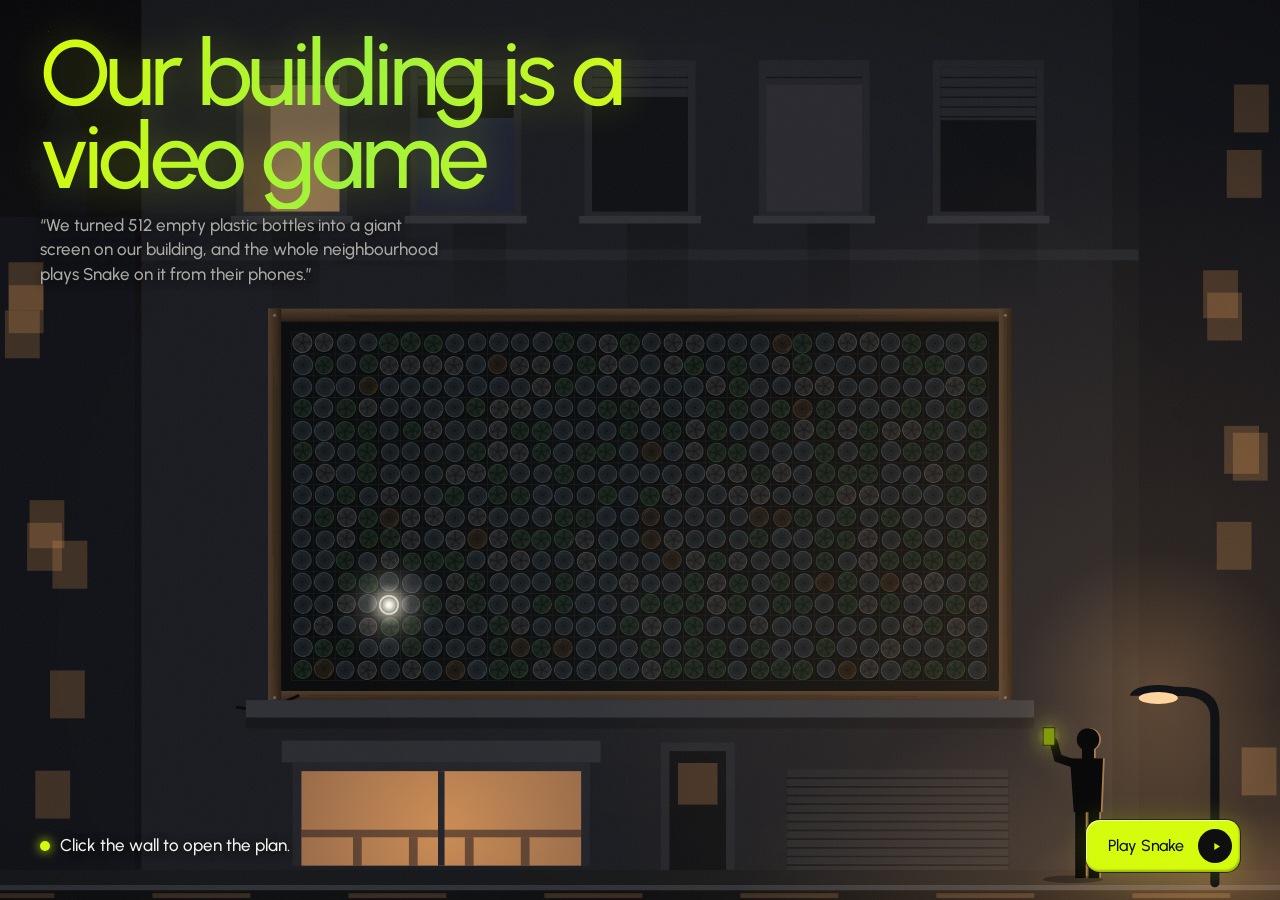
<file: index.html>
<!doctype html>
<html lang="en">
<head>
  <meta charset="utf-8">
  <meta name="viewport" content="width=device-width, initial-scale=1, viewport-fit=cover">
  <title>Our building is a video game</title>
  <meta name="description" content="512 empty plastic bottles become a giant screen on our building, and the neighbourhood plays Snake on it from their phones. The full plan.">
  <meta name="theme-color" content="#000000">
  <link rel="preconnect" href="https://fonts.googleapis.com">
  <link rel="preconnect" href="https://fonts.gstatic.com" crossorigin>
  <link href="https://fonts.googleapis.com/css2?family=Urbanist:wght@300;400;500;600;700&family=IBM+Plex+Sans+Arabic:wght@400;500;600&display=swap" rel="stylesheet">
  <link rel="stylesheet" href="styles.css">
</head>
<body class="is-wall">
  <a class="skip" href="#plan-start" data-open-plan>Skip to the plan</a>

  <!-- State 1: the wall -->
  <section id="hero" class="hero" aria-labelledby="hero-title">
    <canvas id="wall-canvas" class="hero__canvas" role="img" aria-label=""></canvas>

    <header class="hero__top">
      <h1 id="hero-title" class="hero__title"></h1>
      <p class="hero__idea" id="hero-idea"></p>
    </header>

    <button type="button" id="wall-hit" class="wall-hit" aria-describedby="hero-idea">
      <span class="visually-hidden">Open the plan</span>
    </button>

    <div class="hero__bottom">
      <p class="hero__prompt" id="hero-prompt"><span class="led-dot" aria-hidden="true"></span><span id="hero-prompt-text"></span></p>
      <p class="hero__play-hint" id="play-hint" hidden></p>
      <div class="hero__actions">
        <button type="button" class="btn btn--led" id="play-btn"></button>
        <button type="button" class="btn btn--ghost" id="stop-btn" hidden>Stop playing</button>
      </div>
      <div class="dpad" id="dpad" hidden>
        <button type="button" class="dpad__btn dpad__up" data-dir="up" aria-label="Up"></button>
        <button type="button" class="dpad__btn dpad__left" data-dir="left" aria-label="Left"></button>
        <button type="button" class="dpad__btn dpad__right" data-dir="right" aria-label="Right"></button>
        <button type="button" class="dpad__btn dpad__down" data-dir="down" aria-label="Down"></button>
      </div>
    </div>
    <p class="visually-hidden" aria-live="polite" id="game-status"></p>
  </section>

  <!-- Paper that the zooming bottle turns into -->
  <div id="paper-veil" class="paper-veil" aria-hidden="true"></div>

  <!-- State 2: the plan (rendered from content.js) -->
  <div id="plan" class="plan" hidden>
    <div class="topbar">
      <button type="button" class="back-btn" id="back-btn">
        <svg class="back-btn__icon" viewBox="0 0 16 8" aria-hidden="true">
          <g fill="currentColor">
            <circle cx="2" cy="2" r="1.3"/><circle cx="6" cy="2" r="1.3" opacity=".35"/><circle cx="10" cy="2" r="1.3" opacity=".35"/><circle cx="14" cy="2" r="1.3" opacity=".35"/>
            <circle cx="2" cy="6" r="1.3"/><circle cx="6" cy="6" r="1.3"/><circle cx="10" cy="6" r="1.3"/><circle cx="14" cy="6" r="1.3" opacity=".35"/>
          </g>
        </svg>
        Back to the wall
      </button>
      <details class="toc-mobile" id="toc-mobile">
        <summary><span class="toc-mobile__label">Sections</span> <span class="toc-mobile__current" id="toc-current"></span></summary>
        <nav aria-label="Plan sections" class="toc-mobile__panel" id="toc-mobile-nav"></nav>
      </details>
    </div>

    <div class="plan__grid">
      <nav class="toc" id="toc" aria-label="Plan sections"></nav>
      <main class="doc" id="doc" tabindex="-1"></main>
    </div>
  </div>

  <script src="content.js"></script>
  <script src="js/wall.js"></script>
  <script src="js/plan.js"></script>
  <script src="js/app.js"></script>
</body>
</html>
</file>
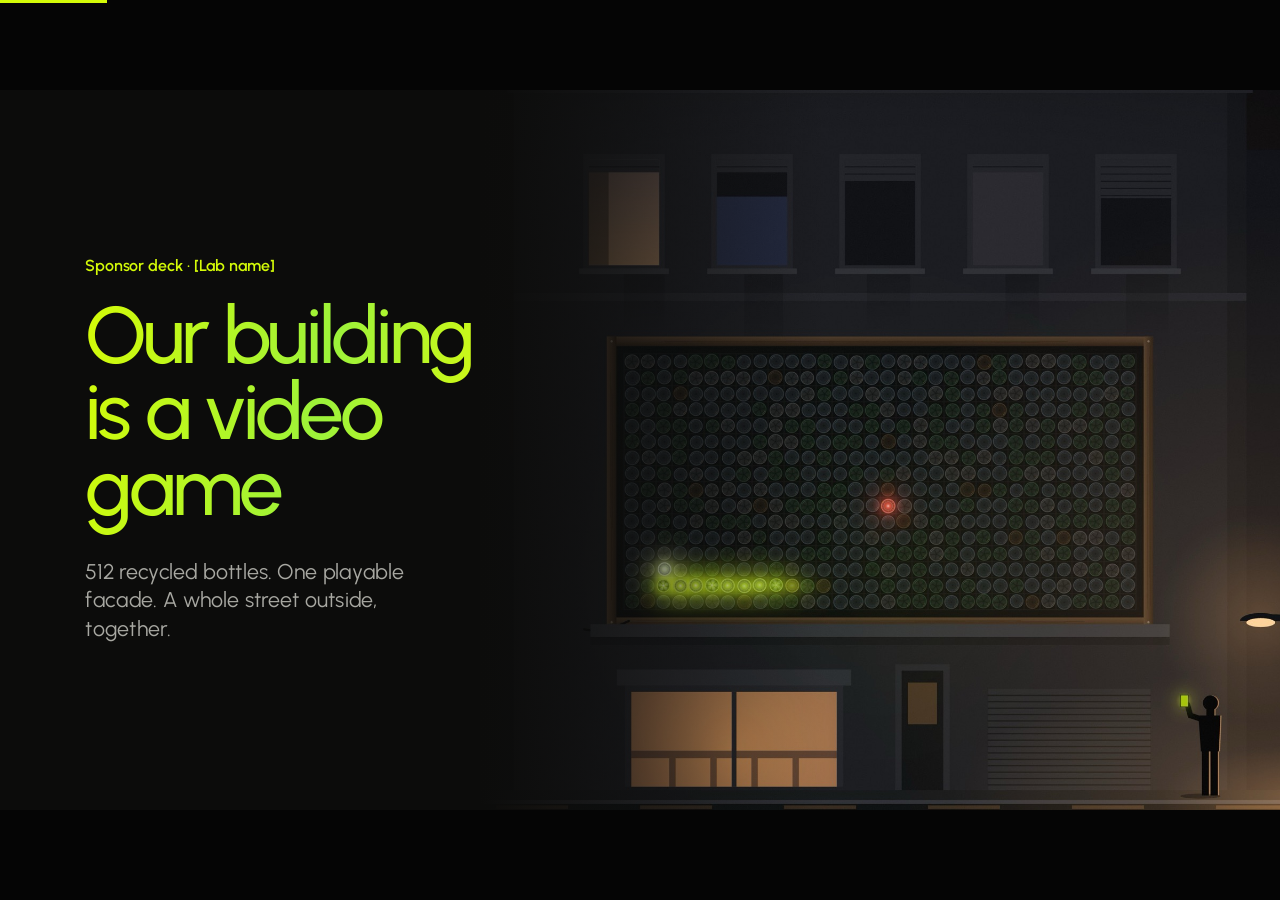
<file: pitch/index.html>
<!doctype html>
<html lang="en">
<head>
<meta charset="utf-8">
<meta name="viewport" content="width=device-width, initial-scale=1, viewport-fit=cover">
<meta name="robots" content="noindex">
<title>Our building is a video game: sponsor pitch</title>
<meta name="description" content="Sponsor pitch: 512 recycled plastic bottles become a giant Snake screen on a Tunisian building.">
<meta name="theme-color" content="#0c0c0b">
<link rel="preconnect" href="https://fonts.googleapis.com">
<link rel="preconnect" href="https://fonts.gstatic.com" crossorigin>
<link href="https://fonts.googleapis.com/css2?family=Urbanist:wght@400..700&display=swap" rel="stylesheet">
<style>
  /* Presenter for the sponsor deck: 1920x1080 slides scaled to fit the window. */
  html, body { margin: 0; height: 100%; background: #050505; overflow: hidden; }
  body { font-family: "Urbanist", Arial, sans-serif; -webkit-font-smoothing: antialiased; }
  .stage { position: fixed; inset: 0; overflow: hidden; }
  .deck { position: absolute; left: 50%; top: 50%; width: 1920px; height: 1080px; transform-origin: center; }
  .slide { position: absolute; inset: 0; width: 1920px; height: 1080px; box-sizing: border-box; overflow: hidden;
           opacity: 0; visibility: hidden; transition: opacity .45s cubic-bezier(.3,0,.04,1), visibility 0s .45s; }
  .slide.is-current { opacity: 1; visibility: visible; transition: opacity .45s cubic-bezier(.3,0,.04,1); }
  .slide * { box-sizing: border-box; margin: 0; }
  .slide h1, .slide h2, .slide h3, .slide p { font-weight: inherit; }
  .slide h1 { font-weight: 600; } .slide h2, .slide h3 { font-weight: 600; }
  .slide ul { padding-left: 1.1em; display: flex; flex-direction: column; gap: .35em; }
  .slide a { color: inherit; text-underline-offset: .15em; }
  .slide table { width: 100%; border-collapse: collapse; }
  .slide th, .slide td { padding: .35em .6em; text-align: left; border-bottom: 1px solid rgba(255,255,255,.12); font-weight: 500; }
  .slide th { font-weight: 500; border-bottom-color: rgba(255,255,255,.28); }
  .slide [style*="background-clip:text"] { -webkit-background-clip: text; padding-bottom: .14em; }
  .slide svg { display: block; flex: none; }
  .x-arrow { flex: none; }
  .bar { position: fixed; left: 0; right: 0; bottom: 0; display: flex; align-items: center; gap: 12px;
         padding: 10px 16px max(10px, env(safe-area-inset-bottom)); color: #a8a8a2; font: 500 14px "Urbanist", Arial, sans-serif;
         opacity: 0; transition: opacity .3s; }
  body:hover .bar, .bar:focus-within { opacity: 1; }
  @media (hover: none) { .bar { opacity: 1; } }
  .bar button { min-width: 44px; min-height: 40px; border: 1px solid #2a2a27; border-radius: 999px; background: #161614;
                color: #f2f2ee; font: inherit; cursor: pointer; padding: 0 14px; }
  .bar button:hover { border-color: #d4fb08; }
  .bar .count { font-variant-numeric: tabular-nums; }
  .bar .spacer { flex: 1; }
  .progress { position: fixed; left: 0; top: 0; height: 3px; background: #d4fb08; transition: width .45s cubic-bezier(.3,0,.04,1); }
  :focus-visible { outline: 2.5px solid #d4fb08; outline-offset: 2px; }
  @media (prefers-reduced-motion: reduce) { .slide, .slide.is-current, .progress { transition: none; } }
</style>
</head>
<body>
<div class="progress" id="progress"></div>
<main class="stage" id="stage">
<div class="deck" id="deck">
<section class="slide" aria-label="Slide 1" id="cover" data-transition="fade" style="background:#0c0c0b;color:#f2f2ee;font-family:'Urbanist', Arial, sans-serif;padding:128px;display:flex;flex-direction:column;justify-content:center;gap:32px">
<img src="img/wall-cover.jpg" alt="Night view of a Tunisian apartment building: on the balcony, a wooden frame of 512 plastic bottles lights up with a lime-green snake, while someone in the street holds up a phone" style="position:absolute;left:720px;top:0;width:1200px;height:1080px;object-fit:cover">
<div style="position:absolute;left:720px;top:0;width:520px;height:1080px;background:linear-gradient(90deg, #0c0c0b 0%, rgba(12,12,11,0) 100%)"></div>
<p style="font-size:24px;font-weight:600;color:#d4fb08;width:600px">Sponsor deck · [Lab name]</p>
<h1 style="font-size:120px;font-weight:500;line-height:0.95;letter-spacing:-5px;width:640px;background:linear-gradient(100deg, #d4fb08 0%, #9cf23a 55%, #e2fb08 100%);background-clip:text;-webkit-text-fill-color:transparent">Our building is a video game</h1>
<p style="font-size:32px;line-height:1.35;color:#a8a8a2;width:560px">512 recycled bottles. One playable facade. A whole street outside, together.</p>
</section>
<section class="slide" aria-label="Slide 2" id="idea" data-transition="fade" style="background:#0c0c0b;color:#f2f2ee;font-family:'Urbanist', Arial, sans-serif;padding:128px;display:flex;flex-direction:column;justify-content:space-between;gap:48px">
<p style="font-size:24px;font-weight:600;color:#d4fb08">The idea</p>
<h2 style="font-size:72px;font-weight:500;line-height:1.1;letter-spacing:-2px;width:1500px">We’re turning 512 empty plastic bottles into a giant screen on our building, and the whole neighbourhood plays Snake on it from their phones.</h2>
<div style="display:flex;gap:24px">
<div style="flex:1;display:flex;flex-direction:column;gap:8px;padding:32px;background:#161614;border:1px solid #2a2a27;border-radius:20px">
<p style="font-size:72px;font-weight:400;line-height:1;letter-spacing:-2px;color:#d4fb08">32 × 16</p>
<p style="font-size:24px;color:#a8a8a2">bottles on one balcony frame</p>
</div>
<div style="flex:1;display:flex;flex-direction:column;gap:8px;padding:32px;background:#161614;border:1px solid #2a2a27;border-radius:20px">
<p style="font-size:72px;font-weight:400;line-height:1;letter-spacing:-2px;color:#d4fb08">1 LED</p>
<p style="font-size:24px;color:#a8a8a2">in the neck of every bottle</p>
</div>
<div style="flex:1;display:flex;flex-direction:column;gap:8px;padding:32px;background:#161614;border:1px solid #2a2a27;border-radius:20px">
<p style="font-size:72px;font-weight:400;line-height:1;letter-spacing:-2px;color:#d4fb08">0 apps</p>
<p style="font-size:24px;color:#a8a8a2">scan a QR code and play</p>
</div>
</div>
</section>
<section class="slide" aria-label="Slide 3" id="demo" data-transition="fade" style="background:#151513;color:#f2f2ee;font-family:'Urbanist', Arial, sans-serif;padding:128px;display:grid;grid-template-columns:928px 640px;gap:96px;align-items:center">
<div style="display:flex;flex-direction:column;gap:32px">
<p style="font-size:24px;font-weight:600;color:#d4fb08">Live demo</p>
<h2 style="font-size:72px;font-weight:500;line-height:1.05;letter-spacing:-2px">This is the mini wall: 64 bottles, playing now</h2>
<p style="font-size:32px;line-height:1.4;color:#a8a8a2">8 × 8 bottles on the same electronics as the full wall. Scan the code and take a turn at Snake. It’s Episode 1 of the season, running in front of you.</p>
<div style="display:flex;gap:32px;align-items:center">
<div style="width:200px;height:200px;display:flex;align-items:center;justify-content:center;padding:16px;border:2px dashed #d4fb08;border-radius:20px">
<p style="font-size:24px;line-height:1.2;text-align:center;color:#d4fb08">[QR code]</p>
</div>
<p style="font-size:32px;line-height:1.3;width:520px">Scan to play.<br><span style="color:#a8a8a2">One player at a time, about a minute each.</span></p>
</div>
</div>
<svg aria-label="Diagram of the 8 by 8 mini wall: 64 bottle bottoms in a wooden frame, six lit lime as the snake and one lit red as the food" width="640" height="640" viewBox="0 0 640 640" xmlns="http://www.w3.org/2000/svg">
<defs>
<pattern id="bottles" x="32" y="32" width="72" height="72" patternUnits="userSpaceOnUse">
<circle cx="36" cy="36" r="30" fill="#1c2023" stroke="#33383d" stroke-width="3"/>
<circle cx="36" cy="36" r="4" fill="#0c0d0e"/>
</pattern>
<filter id="glow" x="-60%" y="-60%" width="220%" height="220%"><feGaussianBlur stdDeviation="14"/></filter>
</defs>
<rect x="12" y="12" width="616" height="616" rx="10" fill="#08090a" stroke="#4a3726" stroke-width="20"/>
<rect x="32" y="32" width="576" height="576" fill="url(#bottles)"/>
<g filter="url(#glow)" opacity="0.85">
<circle cx="140" cy="428" r="30" fill="#d4fb08"/>
<circle cx="212" cy="428" r="30" fill="#d4fb08"/>
<circle cx="284" cy="428" r="30" fill="#d4fb08"/>
<circle cx="356" cy="428" r="30" fill="#d4fb08"/>
<circle cx="356" cy="356" r="30" fill="#d4fb08"/>
<circle cx="356" cy="284" r="30" fill="#f3ffb5"/>
<circle cx="500" cy="212" r="30" fill="#ff4d3d"/>
</g>
<circle cx="140" cy="428" r="30" fill="#b9dc06" stroke="#e6ff6a" stroke-width="3"/>
<circle cx="212" cy="428" r="30" fill="#c3e807" stroke="#e6ff6a" stroke-width="3"/>
<circle cx="284" cy="428" r="30" fill="#cdf208" stroke="#e6ff6a" stroke-width="3"/>
<circle cx="356" cy="428" r="30" fill="#d4fb08" stroke="#e6ff6a" stroke-width="3"/>
<circle cx="356" cy="356" r="30" fill="#d4fb08" stroke="#e6ff6a" stroke-width="3"/>
<circle cx="356" cy="284" r="30" fill="#f3ffb5" stroke="#ffffff" stroke-width="3"/>
<circle cx="500" cy="212" r="30" fill="#ff4d3d" stroke="#ff9a8f" stroke-width="3"/>
<circle cx="356" cy="284" r="10" fill="#ffffff"/>
</svg>
</section>
<section class="slide" aria-label="Slide 4" id="how" data-transition="fade" style="background:#0c0c0b;color:#f2f2ee;font-family:'Urbanist', Arial, sans-serif;padding:128px;display:flex;flex-direction:column;justify-content:space-between;gap:48px">
<div style="display:flex;flex-direction:column;gap:24px">
<p style="font-size:24px;font-weight:600;color:#d4fb08">How it works</p>
<h2 style="font-size:72px;font-weight:500;line-height:1.05;letter-spacing:-2px">How a move travels from a phone to the bottles</h2>
</div>
<div style="display:flex;gap:24px;align-items:center">
<div style="flex:1;display:flex;flex-direction:column;gap:12px;padding:32px;background:#161614;border:1px solid #2a2a27;border-radius:20px">
<h3 style="font-size:44px;font-weight:500;letter-spacing:-1px">Phone</h3>
<p style="font-size:24px;line-height:1.4;color:#a8a8a2">Scan the QR code, steer with a D-pad. No app.</p>
</div>
<svg class="x-arrow" viewBox="0 0 56 28" width="56" height="28" aria-hidden="true"><path d="M0 9h34V0l22 14-22 14v-9H0z" fill="#d4fb08"/></svg>
<div style="flex:1;display:flex;flex-direction:column;gap:12px;padding:32px;background:#161614;border:1px solid #2a2a27;border-radius:20px">
<h3 style="font-size:44px;font-weight:500;letter-spacing:-1px">Server</h3>
<p style="font-size:24px;line-height:1.4;color:#a8a8a2">Runs the game and sends about 20 frames a second.</p>
</div>
<svg class="x-arrow" viewBox="0 0 56 28" width="56" height="28" aria-hidden="true"><path d="M0 9h34V0l22 14-22 14v-9H0z" fill="#d4fb08"/></svg>
<div style="flex:1;display:flex;flex-direction:column;gap:12px;padding:32px;background:#161614;border:1px solid #2a2a27;border-radius:20px">
<h3 style="font-size:44px;font-weight:500;letter-spacing:-1px">ESP32</h3>
<p style="font-size:24px;line-height:1.4;color:#a8a8a2">A small controller running WLED, open-source LED software.</p>
</div>
<svg class="x-arrow" viewBox="0 0 56 28" width="56" height="28" aria-hidden="true"><path d="M0 9h34V0l22 14-22 14v-9H0z" fill="#d4fb08"/></svg>
<div style="flex:1;display:flex;flex-direction:column;gap:12px;padding:32px;background:#d4fb08;border:1px solid #d4fb08;border-radius:20px">
<h3 style="font-size:44px;font-weight:500;letter-spacing:-1px;color:#0c0c0b">Bottles</h3>
<p style="font-size:24px;line-height:1.4;color:#2b3200">One waterproof LED pushed into each bottle’s neck.</p>
</div>
</div>
<p style="font-size:32px;line-height:1.4;color:#a8a8a2;width:1300px">Same build at two sizes: <span style="color:#f2f2ee">64 bottles</span> for the mini wall you just played, <span style="color:#f2f2ee">512 bottles</span> on the facade.</p>
</section>
<section class="slide" aria-label="Slide 5" id="why" data-transition="fade" style="background:#0c0c0b;color:#f2f2ee;font-family:'Urbanist', Arial, sans-serif;padding:128px;display:grid;grid-template-columns:944px 672px;gap:48px;align-items:stretch">
<div style="display:flex;flex-direction:column;justify-content:space-between;gap:40px">
<div style="display:flex;flex-direction:column;gap:24px">
<p style="font-size:24px;font-weight:600;color:#d4fb08">Why it travels</p>
<h2 style="font-size:72px;font-weight:500;line-height:1.05;letter-spacing:-2px">Why people will stop and play</h2>
</div>
<div style="display:grid;grid-template-columns:1fr 1fr;gap:16px">
<div style="display:flex;flex-direction:column;gap:8px;padding:28px;background:#161614;border:1px solid #2a2a27;border-radius:20px">
<h3 style="font-size:32px;font-weight:600">Instantly visual</h3>
<p style="font-size:24px;line-height:1.4;color:#a8a8a2">A building that becomes a video game reads in one second on any feed.</p>
</div>
<div style="display:flex;flex-direction:column;gap:8px;padding:28px;background:#161614;border:1px solid #2a2a27;border-radius:20px">
<h3 style="font-size:32px;font-weight:600">Everyone can join</h3>
<p style="font-size:24px;line-height:1.4;color:#a8a8a2">Scan, play on the building. The audience becomes the content.</p>
</div>
<div style="display:flex;flex-direction:column;gap:8px;padding:28px;background:#161614;border:1px solid #2a2a27;border-radius:20px">
<h3 style="font-size:32px;font-weight:600">Scrap to magic</h3>
<p style="font-size:24px;line-height:1.4;color:#a8a8a2">Bottles everyone throws away become a light show. Recycling, without preaching.</p>
</div>
<div style="display:flex;flex-direction:column;gap:8px;padding:28px;background:#161614;border:1px solid #2a2a27;border-radius:20px">
<h3 style="font-size:32px;font-weight:600">The street together</h3>
<p style="font-size:24px;line-height:1.4;color:#a8a8a2">Kids, grandparents and café regulars on one screen. Very Tunisian, very warm.</p>
</div>
</div>
</div>
<img src="img/wall-closeup.jpg" alt="Close-up of the bottle wall at night: rows of bottle bottoms, a lime snake lit across the lower rows and one red bottle as the food" style="width:672px;height:824px;object-fit:cover;border-radius:20px">
</section>
<section class="slide" aria-label="Slide 6" id="season" data-transition="fade" style="background:#0c0c0b;color:#f2f2ee;font-family:'Urbanist', Arial, sans-serif;padding:128px;display:flex;flex-direction:column;gap:40px">
<div style="display:flex;flex-direction:column;gap:24px">
<p style="font-size:24px;font-weight:600;color:#d4fb08">The season</p>
<h2 style="font-size:72px;font-weight:500;line-height:1.05;letter-spacing:-2px">One season, seven episodes</h2>
</div>
<table style="font-family:'Urbanist', Arial, sans-serif;font-size:26px;color:#f2f2ee">
<tr><th style="width:8%;color:#a8a8a2">Ep.</th><th style="width:40%;color:#a8a8a2">Episode</th><th style="width:52%;color:#a8a8a2">The moment it lands on</th></tr>
<tr><td>0</td><td>Teaser (30 seconds)</td><td style="color:#a8a8a2">One bottle lights up… then 512</td></tr>
<tr style="background:#1d2100"><td style="color:#d4fb08">1</td><td style="color:#d4fb08">We need 512 bottles</td><td style="color:#d4fb08">The mini wall works (you just played it)</td></tr>
<tr><td>2</td><td>Convincing the building</td><td style="color:#a8a8a2">The neighbours say yes, and some help build</td></tr>
<tr><td>3</td><td>The build</td><td style="color:#a8a8a2">The full wall lights up for the first time</td></tr>
<tr><td>4</td><td>Launch night: the street plays</td><td style="color:#a8a8a2">Kids vs. grandparents vs. café regulars</td></tr>
<tr><td>5</td><td>Making it smart</td><td style="color:#a8a8a2">The street’s first collective pixel artwork</td></tr>
<tr><td>6</td><td>Finale: Ramadan nights</td><td style="color:#a8a8a2">An iftar countdown on the building, then the street plays</td></tr>
</table>
<p style="font-size:24px;color:#a8a8a2">Every episode ships as a long video, shorts and reels, a live game night and a carousel.</p>
</section>
<section class="slide" aria-label="Slide 7" id="timeline" data-transition="fade" style="background:#151513;color:#f2f2ee;font-family:'Urbanist', Arial, sans-serif;padding:128px;display:flex;flex-direction:column;justify-content:space-between;gap:48px">
<div style="display:flex;flex-direction:column;gap:24px">
<p style="font-size:24px;font-weight:600;color:#d4fb08">When</p>
<h2 style="font-size:72px;font-weight:500;line-height:1.05;letter-spacing:-2px">From bottles to Ramadan nights</h2>
</div>
<div style="display:flex;gap:24px">
<div style="flex:1;display:flex;flex-direction:column;gap:16px;padding:32px 0 0;border-top:4px solid #d4fb08">
<p style="font-size:44px;font-weight:500;letter-spacing:-1px">Oct – Dec 2026</p>
<p style="font-size:32px;line-height:1.35;color:#a8a8a2;width:480px">Collect the bottles, build the prototype, get permissions, build the wall.</p>
</div>
<div style="flex:1;display:flex;flex-direction:column;gap:16px;padding:32px 0 0;border-top:4px solid #5c6b0a">
<p style="font-size:44px;font-weight:500;letter-spacing:-1px">Winter evenings</p>
<p style="font-size:32px;line-height:1.35;color:#a8a8a2;width:480px">Launch. It gets dark early, so the street plays longer.</p>
</div>
<div style="flex:1;display:flex;flex-direction:column;gap:16px;padding:32px 0 0;border-top:4px solid #5c6b0a">
<p style="font-size:44px;font-weight:500;letter-spacing:-1px">Ramadan 2027</p>
<p style="font-size:32px;line-height:1.35;color:#a8a8a2;width:480px">The finale, around Feb – Mar [dates to confirm]: iftar countdown and game nights.</p>
</div>
</div>
<div style="display:flex;align-items:baseline;gap:24px;padding:32px 40px;background:#0c0c0b;border:1px solid #2a2a27;border-radius:20px">
<p style="font-size:72px;font-weight:400;letter-spacing:-2px;color:#d4fb08;white-space:nowrap">[__] / 512</p>
<p style="font-size:32px;color:#a8a8a2">bottles collected so far</p>
</div>
</section>
<section class="slide" aria-label="Slide 8" id="budget" data-transition="fade" style="background:#0c0c0b;color:#f2f2ee;font-family:'Urbanist', Arial, sans-serif;padding:128px;display:flex;flex-direction:column;justify-content:space-between;gap:48px">
<div style="display:flex;flex-direction:column;gap:24px">
<p style="font-size:24px;font-weight:600;color:#d4fb08">The budget</p>
<h2 style="font-size:72px;font-weight:500;line-height:1.05;letter-spacing:-2px">What the full 512-bottle wall costs</h2>
</div>
<div style="display:grid;grid-template-columns:760px 856px;gap:48px;align-items:start">
<div style="display:flex;flex-direction:column;gap:16px">
<p style="font-size:120px;font-weight:400;line-height:1;letter-spacing:-5px;color:#d4fb08;white-space:nowrap">1,020–2,450</p>
<p style="font-size:44px;font-weight:500">TND, all in</p>
<p style="font-size:24px;line-height:1.4;color:#a8a8a2;width:620px">Estimates from our plan, to check against local quotes. The bottles cost nothing: the street gives them.</p>
</div>
<table style="font-family:'Urbanist', Arial, sans-serif;font-size:26px;color:#f2f2ee">
<tr><th style="width:70%;color:#a8a8a2">Item</th><th style="width:30%;color:#a8a8a2;text-align:right">TND</th></tr>
<tr><td>512 waterproof LEDs</td><td style="text-align:right">400–900</td></tr>
<tr><td>Power supplies, cables, fuses</td><td style="text-align:right">250–550</td></tr>
<tr><td>Frame: treated wood or aluminium</td><td style="text-align:right">200–600</td></tr>
<tr><td>Controller and weatherproofing</td><td style="text-align:right">100–250</td></tr>
<tr><td>Fixings, QR poster, signage</td><td style="text-align:right">70–150</td></tr>
<tr><td style="color:#d4fb08">Bottles</td><td style="text-align:right;color:#d4fb08">0</td></tr>
</table>
</div>
</section>
<section class="slide" aria-label="Slide 9" id="packages" data-transition="fade" style="background:#151513;color:#f2f2ee;font-family:'Urbanist', Arial, sans-serif;padding:128px;display:flex;flex-direction:column;gap:48px">
<div style="display:flex;flex-direction:column;gap:24px">
<p style="font-size:24px;font-weight:600;color:#d4fb08">Suggested packages, to shape with you</p>
<h2 style="font-size:72px;font-weight:500;line-height:1.05;letter-spacing:-2px">What a sponsor gets</h2>
</div>
<div style="display:flex;gap:16px;align-items:stretch">
<div style="flex:1;display:flex;flex-direction:column;gap:20px;padding:32px;background:#d4fb08;border-radius:20px;color:#0c0c0b">
<h3 style="font-size:32px;font-weight:600;color:#0c0c0b">Presenting partner</h3>
<p style="font-size:24px;font-weight:600;color:#0c0c0b">[TND __]</p>
<ul style="font-size:24px;line-height:1.4;color:#1a1d00">
<li>“Presented by” on the wall’s start-up animation</li>
<li>Your logo as pixel art on game nights</li>
<li>Credit in every episode</li>
</ul>
</div>
<div style="flex:1;display:flex;flex-direction:column;gap:20px;padding:32px;background:#0c0c0b;border:1px solid #2a2a27;border-radius:20px">
<h3 style="font-size:32px;font-weight:600">Episode partner</h3>
<p style="font-size:24px;font-weight:600;color:#d4fb08">[TND __]</p>
<ul style="font-size:24px;line-height:1.4;color:#a8a8a2">
<li>Launch night or the finale in your name</li>
<li>Thanks in the video and its shorts</li>
<li>Your logo on the wall that night</li>
</ul>
</div>
<div style="flex:1;display:flex;flex-direction:column;gap:20px;padding:32px;background:#0c0c0b;border:1px solid #2a2a27;border-radius:20px">
<h3 style="font-size:32px;font-weight:600">Materials partner</h3>
<p style="font-size:24px;font-weight:600;color:#d4fb08">In kind</p>
<ul style="font-size:24px;line-height:1.4;color:#a8a8a2">
<li>LEDs, power supplies, wood or aluminium</li>
<li>Featured in the build episode</li>
<li>“Built with” on the QR poster</li>
</ul>
</div>
<div style="flex:1;display:flex;flex-direction:column;gap:20px;padding:32px;background:#0c0c0b;border:1px solid #2a2a27;border-radius:20px">
<h3 style="font-size:32px;font-weight:600">Community partner</h3>
<p style="font-size:24px;font-weight:600;color:#d4fb08">In kind</p>
<ul style="font-size:24px;line-height:1.4;color:#a8a8a2">
<li>Your café or shop hosts a game night</li>
<li>QR posters at your door</li>
<li>Shout-outs on live nights</li>
</ul>
</div>
</div>
</section>
<section class="slide" aria-label="Slide 10" id="safety" data-transition="fade" style="background:#0c0c0b;color:#f2f2ee;font-family:'Urbanist', Arial, sans-serif;padding:128px;display:flex;flex-direction:column;gap:56px">
<div style="display:flex;flex-direction:column;gap:24px">
<p style="font-size:24px;font-weight:600;color:#d4fb08">Our rules</p>
<h2 style="font-size:72px;font-weight:500;line-height:1.05;letter-spacing:-2px">Safe for the street, safe for your brand</h2>
</div>
<div style="display:grid;grid-template-columns:1fr 1fr;gap:28px 64px">
<div style="display:flex;gap:20px;align-items:start"><svg viewBox="0 0 24 24" width="36" height="36" aria-hidden="true" style="flex:none"><path d="M4 12.5l5 5L20 6.5" fill="none" stroke="#d4fb08" stroke-width="2.6" stroke-linecap="round" stroke-linejoin="round"/></svg><p style="font-size:32px;line-height:1.3">Permission from the syndic and neighbours first</p></div>
<div style="display:flex;gap:20px;align-items:start"><svg viewBox="0 0 24 24" width="36" height="36" aria-hidden="true" style="flex:none"><path d="M4 12.5l5 5L20 6.5" fill="none" stroke="#d4fb08" stroke-width="2.6" stroke-linecap="round" stroke-linejoin="round"/></svg><p style="font-size:32px;line-height:1.3">An informal check with the municipality</p></div>
<div style="display:flex;gap:20px;align-items:start"><svg viewBox="0 0 24 24" width="36" height="36" aria-hidden="true" style="flex:none"><path d="M4 12.5l5 5L20 6.5" fill="none" stroke="#d4fb08" stroke-width="2.6" stroke-linecap="round" stroke-linejoin="round"/></svg><p style="font-size:32px;line-height:1.3">Brightness capped in the firmware</p></div>
<div style="display:flex;gap:20px;align-items:start"><svg viewBox="0 0 24 24" width="36" height="36" aria-hidden="true" style="flex:none"><path d="M4 12.5l5 5L20 6.5" fill="none" stroke="#d4fb08" stroke-width="2.6" stroke-linecap="round" stroke-linejoin="round"/></svg><p style="font-size:32px;line-height:1.3">Switches itself off at 23:00</p></div>
<div style="display:flex;gap:20px;align-items:start"><svg viewBox="0 0 24 24" width="36" height="36" aria-hidden="true" style="flex:none"><path d="M4 12.5l5 5L20 6.5" fill="none" stroke="#d4fb08" stroke-width="2.6" stroke-linecap="round" stroke-linejoin="round"/></svg><p style="font-size:32px;line-height:1.3">No strobing or fast flashing</p></div>
<div style="display:flex;gap:20px;align-items:start"><svg viewBox="0 0 24 24" width="36" height="36" aria-hidden="true" style="flex:none"><path d="M4 12.5l5 5L20 6.5" fill="none" stroke="#d4fb08" stroke-width="2.6" stroke-linecap="round" stroke-linejoin="round"/></svg><p style="font-size:32px;line-height:1.3">Every message moderated: nothing political, religious or insulting</p></div>
<div style="display:flex;gap:20px;align-items:start"><svg viewBox="0 0 24 24" width="36" height="36" aria-hidden="true" style="flex:none"><path d="M4 12.5l5 5L20 6.5" fill="none" stroke="#d4fb08" stroke-width="2.6" stroke-linecap="round" stroke-linejoin="round"/></svg><p style="font-size:32px;line-height:1.3">Low voltage outside only, fused by section</p></div>
<div style="display:flex;gap:20px;align-items:start"><svg viewBox="0 0 24 24" width="36" height="36" aria-hidden="true" style="flex:none"><path d="M4 12.5l5 5L20 6.5" fill="none" stroke="#d4fb08" stroke-width="2.6" stroke-linecap="round" stroke-linejoin="round"/></svg><p style="font-size:32px;line-height:1.3">Frame fixings tested for wind</p></div>
<div style="display:flex;gap:20px;align-items:start"><svg viewBox="0 0 24 24" width="36" height="36" aria-hidden="true" style="flex:none"><path d="M4 12.5l5 5L20 6.5" fill="none" stroke="#d4fb08" stroke-width="2.6" stroke-linecap="round" stroke-linejoin="round"/></svg><p style="font-size:32px;line-height:1.3">Kids on camera only with a parent’s OK</p></div>
<div style="display:flex;gap:20px;align-items:start"><svg viewBox="0 0 24 24" width="36" height="36" aria-hidden="true" style="flex:none"><path d="M4 12.5l5 5L20 6.5" fill="none" stroke="#d4fb08" stroke-width="2.6" stroke-linecap="round" stroke-linejoin="round"/></svg><p style="font-size:32px;line-height:1.3">Only verified claims on camera</p></div>
</div>
</section>
<section class="slide" aria-label="Slide 11" id="team" data-transition="fade" style="background:#0c0c0b;color:#f2f2ee;font-family:'Urbanist', Arial, sans-serif;padding:128px;display:flex;flex-direction:column;justify-content:space-between;gap:48px">
<div style="display:flex;flex-direction:column;gap:24px">
<p style="font-size:24px;font-weight:600;color:#d4fb08">The team</p>
<h2 style="font-size:72px;font-weight:500;line-height:1.05;letter-spacing:-2px;width:1400px">Three engineers who run playful experiments in the real city</h2>
</div>
<div style="display:flex;gap:16px;align-items:stretch">
<div style="flex:1;display:flex;flex-direction:column;gap:16px;padding:40px;background:#161614;border:1px solid #2a2a27;border-radius:20px">
<p style="font-size:24px;font-weight:600;color:#d4fb08">Platform and build</p>
<h3 style="font-size:44px;font-weight:500;letter-spacing:-1px">[Name]</h3>
<p style="font-size:24px;line-height:1.4;color:#a8a8a2">The wall’s hardware: LEDs, power, the ESP32 and the frame.</p>
</div>
<div style="flex:1;display:flex;flex-direction:column;gap:16px;padding:40px;background:#161614;border:1px solid #2a2a27;border-radius:20px">
<p style="font-size:24px;font-weight:600;color:#d4fb08">AI and experiments</p>
<h3 style="font-size:44px;font-weight:500;letter-spacing:-1px">[Name]</h3>
<p style="font-size:24px;line-height:1.4;color:#a8a8a2">The game, the phone controller and the Derja moderation filter.</p>
</div>
<div style="flex:1;display:flex;flex-direction:column;gap:16px;padding:40px;background:#161614;border:1px solid #2a2a27;border-radius:20px">
<p style="font-size:24px;font-weight:600;color:#d4fb08">Brand and content</p>
<h3 style="font-size:44px;font-weight:500;letter-spacing:-1px">[Name]</h3>
<p style="font-size:24px;line-height:1.4;color:#a8a8a2">Filming, editing, posting, partnerships and the neighbours.</p>
</div>
</div>
<p style="font-size:32px;line-height:1.4;color:#a8a8a2;width:1400px">The wall is our first big season. It leads to a café-lab where people come for coffee and play with the experiments themselves.</p>
</section>
<section class="slide" aria-label="Slide 12" id="ask" data-transition="fade" style="background:#d4fb08;color:#0c0c0b;font-family:'Urbanist', Arial, sans-serif;padding:128px;display:flex;flex-direction:column;justify-content:space-between;gap:48px">
<p style="font-size:24px;font-weight:600;color:#3a4200">The ask</p>
<div style="display:flex;flex-direction:column;gap:32px">
<h1 style="font-size:120px;font-weight:500;line-height:0.95;letter-spacing:-5px;color:#0c0c0b;width:1300px">Help us light up 512 bottles</h1>
<p style="font-size:44px;line-height:1.25;color:#1a1d00;width:1400px">We’re looking for [__] partners and [TND __] to build the full wall this winter.</p>
</div>
<div style="display:flex;gap:64px;align-items:end">
<div style="display:flex;flex-direction:column;gap:8px">
<p style="font-size:24px;color:#3a4200">Talk to us</p>
<p style="font-size:32px;font-weight:600">[Name] · [phone] · [email]</p>
</div>
<div style="display:flex;flex-direction:column;gap:8px">
<p style="font-size:24px;color:#3a4200">Play the prototype</p>
<p style="font-size:32px;font-weight:600"><a href="https://kami-abdou.github.io/bottle-wall/">kami-abdou.github.io/bottle-wall</a></p>
</div>
</div>
</section>
</div>
</main>
<nav class="bar" aria-label="Slide controls">
  <button type="button" id="prev" aria-label="Previous slide">←</button>
  <button type="button" id="next" aria-label="Next slide">→</button>
  <span class="count" id="count" aria-live="polite"></span>
  <span class="spacer"></span>
  <button type="button" id="full">Full screen</button>
</nav>
<script>
(function () {
  "use strict";
  var deck = document.getElementById("deck");
  var slides = Array.prototype.slice.call(deck.querySelectorAll(".slide"));
  var n = slides.length, cur = 0;
  function fit() {
    var s = Math.min(window.innerWidth / 1920, window.innerHeight / 1080);
    deck.style.transform = "translate(-50%, -50%) scale(" + s + ")";
  }
  function show(i, push) {
    cur = Math.max(0, Math.min(n - 1, i));
    slides.forEach(function (el, k) { el.classList.toggle("is-current", k === cur); el.setAttribute("aria-hidden", k === cur ? "false" : "true"); });
    document.getElementById("count").textContent = (cur + 1) + " / " + n;
    document.getElementById("progress").style.width = ((cur + 1) / n * 100) + "%";
    if (push !== false) history.replaceState(null, "", "#" + (cur + 1));
  }
  function go(d) { show(cur + d); }
  document.getElementById("prev").onclick = function () { go(-1); };
  document.getElementById("next").onclick = function () { go(1); };
  document.getElementById("full").onclick = function () {
    if (document.fullscreenElement) document.exitFullscreen(); else if (document.documentElement.requestFullscreen) document.documentElement.requestFullscreen();
  };
  document.addEventListener("keydown", function (e) {
    if (e.target.closest && e.target.closest("button") && (e.key === " " || e.key === "Enter")) return;
    if (["ArrowRight", "PageDown", " ", "Enter"].indexOf(e.key) >= 0) { e.preventDefault(); go(1); }
    else if (["ArrowLeft", "PageUp", "Backspace"].indexOf(e.key) >= 0) { e.preventDefault(); go(-1); }
    else if (e.key === "Home") show(0); else if (e.key === "End") show(n - 1);
    else if (e.key === "f" || e.key === "F") document.getElementById("full").click();
  });
  document.getElementById("stage").addEventListener("click", function (e) {
    if (e.target.closest("a")) return;
    go(e.clientX > window.innerWidth / 3 ? 1 : -1);
  });
  var x0 = null;
  document.addEventListener("touchstart", function (e) { x0 = e.touches[0].clientX; }, { passive: true });
  document.addEventListener("touchend", function (e) {
    if (x0 === null) return;
    var dx = e.changedTouches[0].clientX - x0; x0 = null;
    if (Math.abs(dx) > 40) go(dx < 0 ? 1 : -1);
  });
  window.addEventListener("resize", fit);
  fit();
  show((parseInt(location.hash.slice(1), 10) || 1) - 1, false);
})();
</script>
</body>
</html>
</file>
<file: styles.css>
/* ───────────────────────── tokens ───────────────────────── */
:root {
  /* One loud colour (the LED lime) on near-black. Warm sodium stays in the
     street scene only. Pixels only appear where real pixels exist: the wall. */
  --night: #000;
  --sky: #121212;          /* raised dark surface: counter, chips, tags */
  --panel: #0b0b0b;        /* section panels */
  --sodium: #f2a65a;
  --snake: #d4fb08;        /* the LED lime */
  --snake-2: #8ef03a;      /* green end of the headline gradient */
  --food: #ff4d3d;
  --bottle: #262626;
  --paper: #000;           /* plan background (the name is historical) */
  --ink: #f2f2ee;
  --ink-soft: #9a9a96;
  --rule: rgba(255, 255, 255, 0.08);
  --rule-strong: rgba(255, 255, 255, 0.18);
  /* accent text on the dark plan */
  --sodium-ink: #d4fb08;
  --snake-ink: #c2e60a;
  --food-ink: #ff7a6b;
  --night-text: #f4f4f0;
  --night-soft: #a8a8a4;
  --on-lime: #0a0a0a;

  --display: "Urbanist", "IBM Plex Sans Arabic", system-ui, -apple-system, "Segoe UI", Roboto, sans-serif;
  --body: "Urbanist", "IBM Plex Sans Arabic", system-ui, -apple-system, "Segoe UI", Roboto, sans-serif;
  --lime-text: linear-gradient(100deg, #d4fb08 0%, #9cf23a 48%, #e2fb08 100%);
  --ease: cubic-bezier(0.3, 0, 0.04, 1);
  --radius: 20px;
  --grain: url("data:image/svg+xml,%3Csvg xmlns='http://www.w3.org/2000/svg' width='160' height='160'%3E%3Cfilter id='n'%3E%3CfeTurbulence type='fractalNoise' baseFrequency='.9' numOctaves='3' stitchTiles='stitch'/%3E%3CfeColorMatrix values='0 0 0 0 1 0 0 0 0 1 0 0 0 0 1 0 0 0 .9 0'/%3E%3C/filter%3E%3Crect width='100%25' height='100%25' filter='url(%23n)'/%3E%3C/svg%3E");

  color-scheme: dark;
}

*,
*::before,
*::after { box-sizing: border-box; }

html { -webkit-text-size-adjust: 100%; text-size-adjust: 100%; }
@media (prefers-reduced-motion: no-preference) {
  html:has(body.is-plan) { scroll-behavior: smooth; }
}

body {
  margin: 0;
  font-family: var(--body);
  font-size: 17px;
  font-weight: 500;
  line-height: 1.6;
  color: var(--ink);
  background: var(--paper);
  -webkit-font-smoothing: antialiased;
}
body.is-wall { background: var(--night); overflow: hidden; }
body.is-plan { background-color: var(--paper); }

/* film grain over everything: keeps the black from feeling digital */
body::after {
  content: "";
  position: fixed;
  inset: 0;
  z-index: 90;
  pointer-events: none;
  background: var(--grain) 0 0 / 160px 160px;
  opacity: 0.045;
}

[hidden] { display: none !important; }

.visually-hidden {
  position: absolute !important;
  width: 1px; height: 1px;
  margin: -1px; padding: 0;
  overflow: hidden;
  clip: rect(0 0 0 0);
  white-space: nowrap;
  border: 0;
}

.skip {
  position: fixed;
  top: 8px; left: 8px;
  z-index: 100;
  padding: 8px 14px;
  border-radius: 999px;
  background: var(--snake);
  color: var(--on-lime);
  font-weight: 600;
  transform: translateY(-160%);
}
.skip:focus { transform: none; }

:focus-visible { outline: 2.5px solid var(--snake); outline-offset: 3px; }

button { font: inherit; color: inherit; }

/* ───────────────────────── the wall ───────────────────────── */

.hero {
  position: fixed;
  inset: 0;
  height: 100vh;
  height: 100dvh;
  overflow: hidden;
  background: var(--night);
  color: var(--night-text);
  cursor: pointer;
  -webkit-tap-highlight-color: transparent;
}
.hero.is-playing { cursor: default; touch-action: none; }

.hero__canvas {
  position: absolute;
  inset: 0;
  width: 100%;
  height: 100%;
  display: block;
}
/* lens vignette, like a photo taken from across the street */
.hero::after {
  content: "";
  position: absolute;
  inset: 0;
  z-index: 1;
  pointer-events: none;
  background: radial-gradient(120% 90% at 50% 55%, transparent 55%, rgba(0, 0, 0, 0.6) 100%);
}

.hero__top {
  position: absolute;
  top: 0; left: 0; right: 0;
  z-index: 2;
  padding: max(22px, env(safe-area-inset-top)) 16px 0;
  pointer-events: none;
  transition: opacity 0.35s ease;
}
.hero__title {
  margin: 0;
  max-width: 12ch;
  padding-bottom: 0.12em;
  font-family: var(--display);
  font-weight: 500;
  font-size: clamp(38px, 10.5vw, 92px);
  line-height: 0.9;
  letter-spacing: -0.045em;
  color: var(--snake);
  background: var(--lime-text);
  -webkit-background-clip: text;
  background-clip: text;
  -webkit-text-fill-color: transparent;
  filter: drop-shadow(0 0 18px rgba(212, 251, 8, 0.28));
}
.hero__idea {
  margin: 4px 0 0;
  font-weight: 500;
  max-width: 40ch;
  font-size: clamp(15px, 3.9vw, 17px);
  line-height: 1.45;
  color: var(--night-soft);
  text-shadow: 0 1px 10px rgba(0, 0, 0, 0.9);
}

.wall-hit {
  position: absolute;
  z-index: 1;
  margin: 0; padding: 0;
  border: 0;
  border-radius: 6px;
  background: transparent;
  cursor: pointer;
}
.wall-hit:focus-visible { outline: 2.5px solid var(--snake); outline-offset: 6px; }
.is-playing .wall-hit { cursor: default; }

.hero__bottom {
  position: absolute;
  left: 0; right: 0; bottom: 0;
  z-index: 2;
  padding: 0 16px max(18px, env(safe-area-inset-bottom));
  display: flex;
  flex-wrap: wrap;
  align-items: center;
  gap: 10px 16px;
  cursor: default;
  transition: opacity 0.35s ease;
}
.hero__prompt {
  flex: 1 1 100%;
  margin: 0;
  display: flex;
  align-items: center;
  gap: 10px;
  font-size: 16px;
  font-weight: 500;
  color: var(--night-text);
  text-shadow: 0 1px 8px rgba(0, 0, 0, 0.9);
}
.led-dot {
  flex: none;
  width: 10px; height: 10px;
  border-radius: 50%;
  background: var(--snake);
  box-shadow: 0 0 10px 2px rgba(212, 251, 8, 0.55);
}
@media (prefers-reduced-motion: no-preference) {
  .led-dot { animation: breathe 2.4s ease-in-out infinite; }
}
.hero__play-hint {
  flex: 1 1 100%;
  margin: 0;
  padding: 6px 12px;
  border-radius: 12px;
  background: rgba(10, 10, 10, 0.78);
  -webkit-backdrop-filter: blur(12px);
  backdrop-filter: blur(12px);
  font-size: 15px;
  color: var(--night-text);
}
.hero__actions { display: flex; gap: 10px; align-items: center; }

.btn {
  display: inline-flex;
  align-items: center;
  gap: 14px;
  min-height: 48px;
  padding: 0 20px;
  border-radius: 14px;
  font-weight: 500;
  font-size: 16px;
  letter-spacing: -0.01em;
  cursor: pointer;
  transition: transform 0.25s var(--ease), box-shadow 0.25s var(--ease), background-color 0.25s var(--ease);
}
.btn:active { transform: translateY(1px) scale(0.985); }
/* a physical key: lit from above, pressed in on click */
.btn--led {
  min-height: 52px;
  padding: 0 8px 0 22px;
  border: 0;
  background: var(--snake);
  color: var(--on-lime);
  box-shadow:
    inset 1px 1px 0 rgba(255, 255, 255, 0.55),
    inset -1px -2px 2px rgba(0, 0, 0, 0.28),
    0 0 0 1px rgba(0, 0, 0, 0.6),
    0 0 28px rgba(212, 251, 8, 0.22);
}
.btn--led::after {
  content: "";
  width: 34px; height: 34px;
  border-radius: 50%;
  background: #0a0a0a url("data:image/svg+xml,%3Csvg xmlns='http://www.w3.org/2000/svg' viewBox='0 0 10 10'%3E%3Cpath d='M3 1.8v6.4L8.2 5z' fill='%23d4fb08'/%3E%3C/svg%3E") 55% 50% / 11px no-repeat;
}
.btn--led:hover { box-shadow: inset 1px 1px 0 rgba(255, 255, 255, 0.55), inset -1px -2px 2px rgba(0, 0, 0, 0.28), 0 0 0 1px rgba(0, 0, 0, 0.6), 0 0 40px rgba(212, 251, 8, 0.4); }
.btn--led:active { box-shadow: inset 1px 2px 3px rgba(0, 0, 0, 0.35), 0 0 0 1px rgba(0, 0, 0, 0.6); }
.btn--ghost {
  border: 1px solid rgba(255, 255, 255, 0.14);
  background: rgba(20, 20, 20, 0.6);
  -webkit-backdrop-filter: blur(12px);
  backdrop-filter: blur(12px);
  color: var(--night-text);
  box-shadow: inset 1px 1px 0 rgba(255, 255, 255, 0.06);
}
.btn--ghost:hover { border-color: rgba(255, 255, 255, 0.4); }

/* on-screen d-pad for phones */
.dpad {
  margin-left: auto;
  display: grid;
  grid-template-columns: repeat(3, 52px);
  grid-template-rows: repeat(3, 46px);
  gap: 4px;
}
.dpad__btn {
  border: 1px solid rgba(0, 0, 0, 0.7);
  border-radius: 14px;
  background: #181818;
  box-shadow: inset 1px 1px 0 rgba(255, 255, 255, 0.1), inset -1px -1px 2px rgba(0, 0, 0, 0.5), 0 2px 6px rgba(0, 0, 0, 0.4);
  cursor: pointer;
  position: relative;
  touch-action: none;
}
.dpad__btn:active { background: #222; box-shadow: inset 1px 2px 3px rgba(0, 0, 0, 0.6); }
.dpad__btn::after {
  content: "";
  position: absolute;
  left: 50%; top: 50%;
  border: 8px solid transparent;
  transform: translate(-50%, -50%);
}
.dpad__up { grid-area: 1 / 2; }
.dpad__left { grid-area: 2 / 1; }
.dpad__right { grid-area: 2 / 3; }
.dpad__down { grid-area: 3 / 2; }
.dpad__up::after { border-bottom-color: var(--snake); margin-top: -4px; }
.dpad__down::after { border-top-color: var(--snake); margin-top: 4px; }
.dpad__left::after { border-right-color: var(--snake); margin-left: -4px; }
.dpad__right::after { border-left-color: var(--snake); margin-left: 4px; }

.is-playing .hero__idea,
.is-playing .hero__prompt { display: none; }

/* intro: the text follows the light */
@media (prefers-reduced-motion: no-preference) {
  .hero.is-intro .hero__title { animation: rise 1.1s 0.2s var(--ease) both; }
  .hero.is-intro .hero__idea { animation: rise 1.1s 1.7s var(--ease) both; }
  .hero.is-intro .hero__bottom { animation: rise 1.1s 3.4s var(--ease) both; }
}
.hero.is-leaving .hero__top,
.hero.is-leaving .hero__bottom { opacity: 0; animation: none; pointer-events: none; }

@media (min-width: 760px) {
  .hero__top { padding: 32px 40px 0; }
  .hero__idea { font-size: 17px; }
  .hero__bottom { padding: 0 40px 28px; flex-wrap: nowrap; }
  .hero__prompt { flex: 1 1 auto; font-size: 17px; }
  .hero__play-hint { flex: 1 1 auto; }
}
@media (max-height: 540px) {
  .hero__idea { display: none; }
  .hero__title { font-size: clamp(26px, 6vw, 40px); max-width: none; }
  .hero__top { padding-top: 12px; }
  .hero__bottom { padding-bottom: 10px; }
}

/* the paper the bottle turns into */
.paper-veil {
  position: fixed;
  inset: 0;
  z-index: 50;
  background-color: var(--paper);
  opacity: 0;
  pointer-events: none;
  transition: opacity 0.32s ease;
}
.paper-veil.is-on { opacity: 1; }
.paper-veil.is-instant { transition: none; }

/* ───────────────────────── the plan ───────────────────────── */

.topbar {
  position: sticky;
  top: 0;
  z-index: 20;
  display: flex;
  align-items: center;
  gap: 10px;
  padding: 10px 16px;
  padding-top: max(10px, env(safe-area-inset-top));
  background: rgba(0, 0, 0, 0.72);
  border-bottom: 1px solid var(--rule);
  -webkit-backdrop-filter: blur(16px);
  backdrop-filter: blur(16px);
}
.back-btn {
  flex: none;
  display: inline-flex;
  align-items: center;
  gap: 9px;
  min-height: 40px;
  padding: 0 14px 0 12px;
  border: 1px solid rgba(0, 0, 0, 0.8);
  border-radius: 999px;
  background: #181818;
  box-shadow: inset 1px 1px 0 rgba(255, 255, 255, 0.1), inset -1px -1px 2px rgba(0, 0, 0, 0.5);
  color: var(--night-text);
  font-size: 15px;
  font-weight: 500;
  cursor: pointer;
  transition: background-color 0.25s var(--ease);
}
.back-btn__icon { width: 20px; height: 10px; color: var(--snake); }
.back-btn:hover { background: #222; }

.toc-mobile { position: static; flex: 1 1 auto; min-width: 0; }
.toc-mobile summary {
  display: flex;
  align-items: center;
  gap: 8px;
  min-height: 40px;
  padding: 0 12px;
  border: 1px solid var(--rule-strong);
  border-radius: 999px;
  cursor: pointer;
  list-style: none;
  font-size: 15px;
  white-space: nowrap;
  overflow: hidden;
}
.toc-mobile summary::-webkit-details-marker { display: none; }
.toc-mobile summary::after {
  content: "";
  flex: none;
  margin-left: auto;
  width: 8px; height: 8px;
  border-right: 1.8px solid currentColor;
  border-bottom: 1.8px solid currentColor;
  transform: translateY(-2px) rotate(45deg);
}
.toc-mobile[open] summary::after { transform: translateY(2px) rotate(-135deg); }
.toc-mobile__label { font-weight: 600; flex: none; }
@media (max-width: 420px) {
  .toc-mobile__label {
    position: absolute;
    width: 1px; height: 1px;
    overflow: hidden;
    clip: rect(0 0 0 0);
  }
  .toc-mobile__current { color: var(--ink); }
  .back-btn { padding: 0 12px 0 10px; }
}
.toc-mobile__current { color: var(--ink-soft); overflow: hidden; text-overflow: ellipsis; min-width: 0; }
.toc-mobile__panel {
  position: absolute;
  left: 0; right: 0; top: 100%;
  max-height: min(70vh, 560px);
  overflow-y: auto;
  padding: 8px 16px 18px;
  background: #0b0b0b;
  border-bottom: 1px solid var(--rule-strong);
  box-shadow: 0 18px 30px rgba(0, 0, 0, 0.6);
}

.toc { display: none; }
.toc__part {
  margin: 18px 0 6px;
  font-weight: 500;
  font-size: 13px;
  color: var(--ink-soft);
}
.toc__list { list-style: none; margin: 0; padding: 0; }
.toc__list a {
  display: flex;
  gap: 10px;
  padding: 6px 8px;
  border-radius: 10px;
  color: var(--ink-soft);
  text-decoration: none;
  font-size: 15px;
  line-height: 1.35;
  transition: color 0.2s var(--ease), background-color 0.2s var(--ease);
}
.toc .toc__list a { padding: 4px 8px; font-size: 14.5px; line-height: 1.3; }
.toc .toc__part { margin: 14px 0 4px; }
.toc .toc__part:first-child { margin-top: 0; }
.toc__list a:hover { color: var(--ink); background: rgba(255, 255, 255, 0.05); }
.toc__num {
  flex: none;
  width: 22px;
  font-size: 12.5px;
  padding-top: 0.15em;
  font-variant-numeric: tabular-nums;
  color: rgba(255, 255, 255, 0.28);
}
.toc__list a[aria-current="true"] { color: var(--ink); background: rgba(255, 255, 255, 0.06); }
.toc__list a[aria-current="true"] .toc__num { color: var(--snake); }

.plan__grid { padding: 0 16px; }
.doc { max-width: 860px; margin: 0 auto; outline: none; }

@media (min-width: 1000px) {
  .topbar { padding-left: 32px; padding-right: 32px; }
  .toc-mobile { display: none; }
  .plan__grid {
    display: grid;
    grid-template-columns: 250px minmax(0, 1fr);
    gap: 56px;
    max-width: 1240px;
    margin: 0 auto;
    padding: 0 32px;
  }
  .toc {
    display: block;
    position: sticky;
    top: 70px;
    align-self: start;
    max-height: calc(100vh - 86px);
    overflow-y: auto;
    scrollbar-width: thin;
    padding: 28px 6px 24px 0;
  }
  .doc { margin: 0; }
}

/* entrance after the zoom */
@media (prefers-reduced-motion: no-preference) {
  .plan.is-entering .doc__head > * { animation: rise 0.9s var(--ease) both; }
  .plan.is-entering .doc__head > :nth-child(2) { animation-delay: 0.08s; }
  .plan.is-entering .doc__head > :nth-child(3) { animation-delay: 0.16s; }
  .plan.is-entering .doc__head > :nth-child(4) { animation-delay: 0.24s; }
  .plan.is-entering .topbar,
  .plan.is-entering .toc { animation: fade 0.6s 0.2s both; }
}

/* ───── document head ───── */
.doc__head { padding: 48px 0 16px; }
.doc__kicker { margin: 0 0 10px; font-weight: 500; color: var(--ink-soft); font-size: 15px; }
.doc__title {
  margin: 0 0 32px;
  padding-bottom: 0.12em;
  max-width: 12ch;
  font-family: var(--display);
  font-weight: 500;
  font-size: clamp(44px, 11vw, 104px);
  line-height: 0.9;
  letter-spacing: -0.045em;
  color: var(--snake);
  background: var(--lime-text);
  -webkit-background-clip: text;
  background-clip: text;
  -webkit-text-fill-color: transparent;
}

.counter {
  margin: 0 0 18px;
  padding: 16px;
  border-radius: var(--radius);
  background: var(--panel);
  border: 1px solid var(--rule);
  color: var(--night-text);
  display: grid;
  gap: 14px;
}
/* 512 cells that fill column by column, bottom to top, like a progress bar */
.counter__grid {
  --rows: 8;
  display: grid;
  grid-template-rows: repeat(var(--rows), auto);
  grid-auto-flow: column;
  grid-auto-columns: 1fr;
  gap: 1px;
  transform: scaleY(-1);
}
.counter__grid i {
  aspect-ratio: 1;
  border-radius: 50%;
  background: var(--bottle);
  transition: background-color 0.2s, box-shadow 0.2s;
}
.counter__grid i.on { background: var(--snake); box-shadow: 0 0 3px rgba(212, 251, 8, 0.6); }
@media (min-width: 700px) {
  .counter__grid { --rows: 4; }
}
.counter__grid i.last { background: #f3ffb5; }
@media (prefers-reduced-motion: no-preference) {
  .counter__grid i.last { animation: blink-led 1.6s ease-in-out infinite; }
}
.counter__caption { display: flex; flex-wrap: wrap; align-items: baseline; gap: 4px 12px; font-size: 15px; color: var(--night-soft); }
.counter__num { font-weight: 400; font-size: 34px; line-height: 1; letter-spacing: -0.03em; color: var(--night-text); font-variant-numeric: tabular-nums; }
.counter__num b { color: var(--snake); font-weight: 500; }
@media (min-width: 700px) {
  .counter { grid-template-columns: minmax(0, 1fr) auto; align-items: center; gap: 22px; padding: 16px 20px; }
  .counter__caption { flex-direction: column; gap: 0; }
}

.legend { margin: 0; font-size: 14.5px; color: var(--ink-soft); }

/* ───── parts and sections ───── */
.part { padding-top: 56px; }
.part__title {
  margin: 40px 0 28px;
  padding-bottom: 0.12em;
  font-family: var(--display);
  font-weight: 500;
  font-size: clamp(46px, 11vw, 112px);
  line-height: 0.88;
  letter-spacing: -0.05em;
  color: var(--snake);
  background: var(--lime-text);
  -webkit-background-clip: text;
  background-clip: text;
  -webkit-text-fill-color: transparent;
}

/* each section is a panel, stacked with small gaps */
.sec {
  margin: 0 -8px 8px;
  padding: 28px 22px 18px;
  border-radius: var(--radius);
  background: var(--panel);
  border: 1px solid rgba(255, 255, 255, 0.06);
  box-shadow: inset 1px 1px 0 rgba(255, 255, 255, 0.03);
  scroll-margin-top: 72px;
}
.sec__title {
  margin: 0 0 18px;
  font-family: var(--display);
  font-weight: 500;
  font-size: clamp(28px, 6.4vw, 44px);
  line-height: 1;
  letter-spacing: -0.035em;
}
.sec__num {
  display: block;
  margin-bottom: 10px;
  font-size: 13px;
  font-weight: 500;
  letter-spacing: 0;
  font-variant-numeric: tabular-nums;
  color: var(--snake);
}
@media (min-width: 760px) {
  .sec { margin: 0 0 8px; padding: 40px 40px 26px; }
}

.sec p,
.sec li,
.terms dd { max-width: 68ch; }
.sec p { margin: 0 0 14px; }
.lead { font-weight: 500; color: var(--ink-soft); margin-top: -8px !important; }
.note {
  font-size: 15px;
  color: var(--ink-soft);
  padding-left: 14px;
  border-left: 2px solid var(--snake);
}
strong { font-weight: 600; color: #fff; }
code { font-size: 0.9em; padding: 1px 6px; border-radius: 6px; background: rgba(255, 255, 255, 0.08); }

.list { margin: 0 0 14px; padding-left: 1.3em; }
.list li { margin: 6px 0; padding-left: 4px; }
.list--num li::marker { font-weight: 600; color: var(--snake); }

/* one-line ideas */
.oneline { margin: 0; position: relative; padding: 4px 0 0 34px; }
.oneline::before {
  content: "\201C";
  position: absolute;
  left: -4px; top: -10px;
  font-weight: 600;
  font-size: 72px;
  line-height: 1;
  color: var(--snake);
}
.oneline p { font-size: clamp(22px, 5vw, 32px); line-height: 1.2; letter-spacing: -0.025em; font-weight: 400; margin: 0; }

.big-q {
  margin: 4px 0 22px !important;
  padding: 16px 18px;
  border-radius: 14px;
  background: var(--sky);
  color: var(--night-text);
  font-size: 18px;
  font-weight: 500;
  line-height: 1.45;
}
.big-q__label { display: block; font-size: 14px; font-weight: 600; color: var(--snake); margin-bottom: 2px; }

/* term lists */
.terms { margin: 0; }
.terms__row { padding: 14px 0; border-top: 1px solid var(--rule); }
.terms__row:first-child { border-top: 0; padding-top: 2px; }
.terms dt { font-weight: 600; }
.terms dd { margin: 2px 0 0; color: var(--ink); }
@media (min-width: 720px) {
  .terms__row { display: grid; grid-template-columns: 13.5rem minmax(0, 1fr); gap: 20px; }
  .terms dd { margin: 0; }
}

/* tables */
.table-wrap { overflow-x: auto; margin: 4px 0 18px; -webkit-overflow-scrolling: touch; }
.table { width: 100%; border-collapse: collapse; font-size: 15.5px; line-height: 1.45; }
.table th,
.table td { text-align: left; vertical-align: top; padding: 10px 12px 10px 0; border-bottom: 1px solid var(--rule); }
.table thead th { font-size: 13.5px; font-weight: 500; color: var(--ink-soft); border-bottom: 1px solid var(--rule-strong); }
.table tbody th { font-weight: 600; min-width: 8rem; }
.num { text-align: right !important; font-variant-numeric: tabular-nums; white-space: nowrap; }

/* costs */
.costs tbody th { font-weight: 500; }
.costs__item { display: block; }
.range { display: block; position: relative; height: 4px; margin-top: 7px; max-width: 240px; border-radius: 2px; background: rgba(255, 255, 255, 0.08); }
.range__bar { position: absolute; top: 0; bottom: 0; border-radius: 2px; background: var(--snake); }
.range__zero { position: absolute; left: 0; top: -1px; width: 6px; height: 6px; border-radius: 50%; background: var(--snake-ink); }
.costs__run { color: var(--ink-soft); }
.costs tfoot th,
.costs tfoot td { border-bottom: 0; border-top: 1px solid var(--rule-strong); padding-top: 14px; font-weight: 600; }
.costs__total { font-weight: 500 !important; font-size: 24px; letter-spacing: -0.02em; color: var(--snake) !important; }
.costs__total span { font-family: var(--body); font-size: 13px; font-weight: 600; color: var(--ink-soft); }
@media (max-width: 560px) {
  .costs thead { display: none; }
  .costs,
  .costs tbody,
  .costs tfoot,
  .costs tr { display: block; }
  .costs tr {
    display: grid;
    grid-template-columns: 1fr 1fr 1.4fr;
    gap: 2px 10px;
    padding: 10px 0;
    border-bottom: 1px solid var(--rule);
  }
  .costs th,
  .costs td { display: block; padding: 0; border: 0 !important; }
  .costs tbody th,
  .costs tfoot th { grid-column: 1 / -1; margin-bottom: 4px; }
  .costs td { text-align: left !important; font-size: 14.5px; }
  .costs td::before { content: attr(data-label); display: block; font-size: 12.5px; font-weight: 500; color: var(--ink-soft); font-family: var(--body); }
  .costs tfoot tr { border-top: 1px solid var(--rule-strong); border-bottom: 0; }
}

/* season arc */
.arc { margin: 8px 0 18px; }
.arc__nav { display: flex; align-items: center; gap: 12px; margin-bottom: 10px; }
.arc__rail {
  flex: 1 1 auto;
  display: flex;
  justify-content: space-between;
  position: relative;
  max-width: 520px;
}
.arc__rail::before {
  content: "";
  position: absolute;
  left: 14px; right: 14px; top: 13px;
  height: 2px;
  background: var(--rule-strong);
}
.arc__dot {
  position: relative;
  display: flex;
  flex-direction: column;
  align-items: center;
  gap: 4px;
  padding: 6px 2px 2px;
  border: 0;
  background: none;
  cursor: pointer;
  font-size: 12.5px;
  color: var(--ink-soft);
}
.arc__dot::before {
  content: "";
  width: 14px; height: 14px;
  border-radius: 50%;
  border: 2px solid var(--ink);
  background: var(--paper);
  transition: background-color 0.2s, box-shadow 0.2s;
}
.arc__dot.is-past::before { background: var(--ink); }
.arc__dot.is-active::before { background: var(--snake); border-color: var(--snake-ink); box-shadow: 0 0 0 4px rgba(212, 251, 8, 0.22); }
.arc__dot.is-active { color: var(--ink); font-weight: 600; }
.arc__arrows { display: flex; gap: 6px; }
.arc__arrow {
  width: 38px; height: 38px;
  display: grid;
  place-items: center;
  border: 1px solid var(--rule-strong);
  border-radius: 50%;
  background: var(--paper);
  cursor: pointer;
}
.arc__arrow svg { width: 14px; height: 14px; }
.arc__arrow:hover { border-color: var(--ink); }

.arc__track {
  position: relative;
  display: flex;
  overflow-x: auto;
  scroll-snap-type: x mandatory;
  overscroll-behavior-x: contain;
  margin: 0 -16px;
  padding: 4px 16px 14px;
  scroll-padding-inline: 16px;
  list-style: none;
  scrollbar-width: thin;
}
.arc__track:focus-visible { outline-offset: -2px; }
.ep {
  flex: 0 0 min(86%, 330px);
  scroll-snap-align: start;
  padding: 0 22px 0 18px;
  border-left: 1px solid var(--rule-strong);
  display: flex;
  flex-direction: column;
}
.ep:first-child { border-left: 0; padding-left: 0; }
.ep__no {
  margin: 0 !important;
  font-weight: 300;
  font-size: 56px;
  line-height: 1;
  letter-spacing: -0.04em;
  color: var(--snake);
}
.ep__title { margin: 6px 0 10px; font-size: 19px; line-height: 1.3; font-weight: 600; }
.ep__label { margin: 0 0 2px !important; font-size: 13px; font-weight: 600; color: var(--ink-soft); }
.ep__what { font-size: 15.5px; line-height: 1.55; }
.ep__payoff {
  margin-top: auto;
  padding: 12px 14px;
  border-radius: 12px;
  background: rgba(212, 251, 8, 0.08);
  border: 1px solid rgba(212, 251, 8, 0.22);
}
.ep__payoff p { margin: 0 !important; font-size: 15.5px; font-weight: 500; }
.ep__payoff .ep__label { color: var(--snake-ink); }

@media (min-width: 1000px) {
  .arc__track { margin: 0; padding: 4px 0 14px; scroll-padding-inline: 0; }
}

/* flow strip */
.flow { margin: 6px 0 26px; }
.flow figcaption { font-size: 14px; font-weight: 600; color: var(--ink-soft); margin-bottom: 10px; }
.flow__steps { list-style: none; margin: 0; padding: 0; display: flex; flex-direction: column; }
.flow__node {
  max-width: none !important;
  padding: 12px 16px;
  border: 1px solid var(--rule-strong);
  border-radius: 14px;
  background: var(--sky);
  display: flex;
  flex-direction: column;
}
.flow__node strong { font-weight: 500; font-size: 20px; letter-spacing: -0.02em; line-height: 1.15; }
.flow__node span { font-size: 14px; color: var(--ink-soft); line-height: 1.4; }
.flow__node:last-child { background: var(--snake); color: var(--on-lime); border-color: var(--snake); }
.flow__node:last-child strong { color: var(--on-lime); }
.flow__node:last-child span { color: rgba(0, 0, 0, 0.65); }
.flow__link {
  position: relative;
  margin: 0 0 0 22px;
  padding: 8px 0 8px 18px;
  font-size: 13px;
  font-weight: 600;
  color: var(--sodium-ink);
}
.flow__link::before {
  content: "";
  position: absolute;
  left: 0; top: 0; bottom: 0;
  width: 2px;
  background: linear-gradient(var(--rule-strong) 50%, transparent 0) 0 0 / 2px 6px;
}
@media (min-width: 760px) {
  .flow__steps { flex-direction: row; align-items: stretch; }
  .flow__node { flex: 1 1 0; }
  .flow__link {
    flex: 0 0 96px;
    margin: 0;
    padding: 0 4px 20px;
    display: flex;
    align-items: flex-end;
    justify-content: center;
    text-align: center;
    line-height: 1.2;
  }
  .flow__link::before {
    left: 6px; right: 6px; top: auto; bottom: 50%;
    width: auto; height: 2px;
    background: linear-gradient(90deg, var(--rule-strong) 50%, transparent 0) 0 0 / 6px 2px;
  }
  .flow__link span { position: absolute; bottom: calc(50% + 6px); left: 0; right: 0; }
}

/* moments */
.moments { list-style: none; margin: 0; padding: 0; display: grid; gap: 2px; }
.moments li {
  position: relative;
  padding: 10px 0 10px 28px;
  font-size: clamp(19px, 4.6vw, 24px);
  font-weight: 400;
  letter-spacing: -0.015em;
  line-height: 1.3;
  border-bottom: 1px solid var(--rule);
}
.moments li::before {
  content: "";
  position: absolute;
  left: 4px; top: 0.95em;
  width: 10px; height: 10px;
  border-radius: 50%;
  background: var(--snake);
  box-shadow: 0 0 10px rgba(212, 251, 8, 0.5);
}
.blank {
  position: relative;
  display: inline-block;
  width: 2.6em;
  height: 0.95em;
  vertical-align: -0.12em;
  border-bottom: 2.5px dashed var(--sodium-ink);
  margin: 0 2px;
}

/* questions */
.questions { list-style: none; margin: 0; padding: 0; }
.questions li { position: relative; padding: 8px 0 8px 34px; font-size: 17.5px; }
.questions li::before {
  content: "?";
  position: absolute;
  left: 2px; top: 1px;
  font-weight: 500;
  font-size: 28px;
  line-height: 1.2;
  color: var(--snake);
}

/* timing */
.when { list-style: none; margin: 0; padding: 0 0 0 20px; position: relative; }
.when::before { content: ""; position: absolute; left: 5px; top: 10px; bottom: 10px; width: 2px; background: var(--rule-strong); }
.when li { position: relative; padding: 4px 0 16px; }
.when li::before {
  content: "";
  position: absolute;
  left: -20px; top: 10px;
  width: 12px; height: 12px;
  border-radius: 50%;
  background: var(--paper);
  border: 2px solid var(--ink);
}
.when li:last-child::before { background: var(--snake); border-color: var(--snake-ink); }
.when__date { display: block; font-weight: 600; }
.when__what { display: block; }

/* beats */
.beats { list-style: none; margin: 4px 0 18px; padding: 0; display: flex; flex-wrap: wrap; gap: 8px 0; }
.beats li { display: inline-flex; align-items: center; gap: 6px; font-weight: 600; }
.beats li:not(:last-child)::after { content: ""; width: 20px; height: 2px; margin: 0 8px; background: var(--rule-strong); }
.beats__n {
  display: inline-grid;
  place-items: center;
  width: 24px; height: 24px;
  border-radius: 50%;
  background: var(--ink);
  color: var(--on-lime);
  font-weight: 700;
  font-size: 13px;
}
.beats li:last-child .beats__n { background: var(--snake); color: var(--on-lime); }

/* roadmap */
.roadmap { list-style: none; margin: 6px 0 18px; padding: 0; display: grid; gap: 0; }
.phase { position: relative; padding: 16px 0 16px 46px; border-left: 2px solid var(--rule-strong); margin-left: 14px; }
.phase:last-child { border-left-color: transparent; }
.phase__head { display: flex; flex-wrap: wrap; align-items: baseline; gap: 4px 10px; margin-bottom: 6px; }
.phase__n {
  position: absolute;
  left: -15px; top: 14px;
  width: 28px; height: 28px;
  display: grid;
  place-items: center;
  border-radius: 50%;
  background: var(--paper);
  border: 2px solid var(--ink);
  font-weight: 600;
  font-size: 14px;
}
.phase__name { margin: 0; font-weight: 500; font-size: 26px; letter-spacing: -0.03em; }
.phase__when { font-size: 14.5px; color: var(--ink-soft); font-weight: 500; }
.phase__tag {
  font-size: 12.5px;
  font-weight: 600;
  padding: 1px 8px;
  border-radius: 999px;
  background: var(--sky);
  color: var(--snake);
}
.phase--hl .phase__n { background: var(--snake); border-color: var(--snake-ink); color: var(--on-lime); }
.phase__focus { margin: 0 0 8px !important; }
.phase__gate { margin: 0 !important; font-size: 14.5px; color: var(--ink-soft); }
.phase__gate span { display: block; font-size: 12.5px; font-weight: 600; color: var(--snake); }

/* pilots */
.pilots__row { list-style: none; margin: 6px 0 12px; padding: 0; display: grid; grid-template-columns: repeat(4, 1fr); gap: 6px; }
.pilots__slot {
  padding: 10px 8px;
  border: 1px dashed var(--rule-strong);
  border-radius: 14px;
  font-size: 14px;
  font-weight: 600;
  line-height: 1.25;
  text-align: center;
}
.pilots__slot--paid { border-style: solid; background: var(--snake); border-color: var(--snake); color: var(--on-lime); }
.pilots__n { display: block; font-weight: 400; font-size: 28px; letter-spacing: -0.03em; line-height: 1.1; }
.pilots__earn { font-size: 15px; color: var(--ink-soft); }
.pilots__chip {
  display: inline-block;
  margin: 3px 2px;
  padding: 3px 12px;
  border: 0;
  background: rgba(255, 255, 255, 0.08);
  border-radius: 999px;
  color: var(--ink);
  font-size: 14px;
}

/* checklist */
.checklist { margin: 4px 0 10px; }
.checklist__status { display: flex; flex-wrap: wrap; align-items: center; gap: 8px 14px; margin-bottom: 8px; }
.checklist__leds { display: inline-flex; gap: 4px; padding: 7px 9px; border-radius: 999px; background: var(--sky); }
.checklist__leds i { width: 9px; height: 9px; border-radius: 50%; background: var(--bottle); transition: background-color 0.2s, box-shadow 0.2s; }
.checklist__leds i.on { background: var(--snake); box-shadow: 0 0 6px rgba(212, 251, 8, 0.7); }
.checklist__count { font-weight: 600; font-variant-numeric: tabular-nums; }
.checklist--done .checklist__count { color: var(--snake-ink); }
.checklist__list { list-style: none; margin: 0; padding: 0; }
.checklist__list li { border-bottom: 1px solid var(--rule); }
.check { position: relative; display: flex; gap: 12px; align-items: flex-start; padding: 11px 0; cursor: pointer; }
.check input {
  position: absolute;
  opacity: 0;
  width: 24px; height: 24px;
  margin: 0;
}
.check__box {
  flex: none;
  width: 24px; height: 24px;
  margin-top: 1px;
  border: 1.5px solid var(--rule-strong);
  border-radius: 8px;
  background: var(--sky);
  display: grid;
  place-items: center;
  transition: background-color 0.15s;
}
.check__box::after {
  content: "";
  width: 6px; height: 11px;
  margin-top: -3px;
  border-right: 2.5px solid var(--on-lime);
  border-bottom: 2.5px solid var(--on-lime);
  transform: rotate(45deg) scale(0);
  transition: transform 0.15s;
}
.check input:checked + .check__box { background: var(--snake); border-color: var(--snake-ink); }
.check input:checked + .check__box::after { transform: rotate(45deg) scale(1); }
.check input:focus-visible + .check__box { outline: 2.5px solid var(--snake); outline-offset: 2px; }
.check input:checked ~ .check__text { color: var(--ink-soft); }
.checklist__hint { font-size: 13.5px; color: var(--ink-soft); margin-top: 10px !important; }

.link-btn {
  border: 0;
  padding: 4px 2px;
  background: none;
  color: var(--ink-soft);
  font-size: 14px;
  text-decoration: underline;
  text-underline-offset: 3px;
  cursor: pointer;
}
.link-btn:hover { color: var(--ink); }

/* experiments */
.exps__filters { display: grid; gap: 10px; margin: 6px 0 12px; }
.chips { border: 0; margin: 0; padding: 0; display: flex; flex-wrap: wrap; gap: 6px; }
.chips legend { padding: 0; margin-bottom: 6px; font-size: 13.5px; font-weight: 600; color: var(--ink-soft); }
.chip { position: relative; display: inline-flex; cursor: pointer; }
.chip input { position: absolute; opacity: 0; inset: 0; margin: 0; cursor: pointer; }
.chip span {
  display: inline-flex;
  align-items: center;
  gap: 6px;
  min-height: 36px;
  padding: 0 14px;
  border: 0;
  border-radius: 999px;
  font-size: 14px;
  font-weight: 500;
  background: rgba(255, 255, 255, 0.08);
  transition: background-color 0.2s var(--ease), color 0.2s var(--ease);
}
.chip:hover span { background: rgba(255, 255, 255, 0.14); }
.chip small { font-size: 12px; color: var(--ink-soft); font-variant-numeric: tabular-nums; }
.chip--wall span::before { content: ""; width: 7px; height: 7px; border-radius: 50%; background: var(--snake); box-shadow: 0 0 6px rgba(212, 251, 8, 0.6); }
.chip input:checked + span { background: var(--snake); color: var(--on-lime); }
.chip input:checked + span::before { background: var(--on-lime); box-shadow: none; }
.chip input:checked + span small { color: rgba(0, 0, 0, 0.6); }
.chip input:focus-visible + span { outline: 2.5px solid var(--snake); outline-offset: 2px; }
.exps__legend { margin: 0 !important; font-size: 13.5px; color: var(--ink-soft); display: flex; align-items: center; gap: 8px; }
.wall-mark { width: 7px; height: 7px; border-radius: 50%; background: var(--snake); box-shadow: 0 0 6px rgba(212, 251, 8, 0.6); }
.exps__count { font-size: 14px; font-weight: 600; margin: 0 0 4px !important; }
.exps__list { list-style: none; margin: 0; padding: 0; border-top: 1px solid var(--rule-strong); }
.exp {
  display: grid;
  grid-template-columns: 4.9rem minmax(0, 1fr);
  gap: 0 10px;
  padding: 7px 0;
  border-bottom: 1px solid var(--rule);
  font-size: 15px;
  line-height: 1.4;
  max-width: none !important;
}
.exp__id { font-weight: 500; color: var(--ink-soft); font-variant-numeric: tabular-nums; font-size: 13.5px; padding-top: 1px; }
.exp--wall .exp__id { color: var(--snake-ink); }
.exp__name { font-weight: 600; }
.exp__meta { grid-column: 2; display: flex; flex-wrap: wrap; gap: 0 14px; }
.exp__cat,
.exp__lvl { font-size: 13.5px; color: var(--ink-soft); }
.exp__lvl { display: inline-flex; align-items: center; gap: 3px; }
.exp__lvl i { width: 7px; height: 7px; border-radius: 50%; border: 1.5px solid var(--ink-soft); }
.exp__lvl i:last-of-type { margin-right: 5px; }
.exp__lvl[data-level="Easy"] i:nth-child(-n + 1),
.exp__lvl[data-level="Medium"] i:nth-child(-n + 2),
.exp__lvl[data-level="Hard"] i:nth-child(-n + 3) { background: var(--ink); border-color: var(--ink); }
@media (min-width: 720px) {
  .exp { grid-template-columns: 5.4rem minmax(0, 1fr) 9.5rem 7.5rem; align-items: baseline; }
  .exp__meta { display: contents; }
  .exps__filters { grid-template-columns: 1fr; }
}

/* verify tags */
.verify {
  display: inline-flex;
  flex-wrap: wrap;
  align-items: baseline;
  gap: 0 6px;
  padding: 0 8px;
  border: 1px solid var(--food);
  border-radius: 999px;
  color: var(--food-ink);
  font-size: 0.82em;
  line-height: 1.5;
  font-weight: 600;
  vertical-align: baseline;
}
.verify__label::before {
  content: "";
  display: inline-block;
  width: 6px; height: 6px;
  margin-right: 5px;
  border-radius: 50%;
  background: var(--food);
  vertical-align: 0.1em;
}
.verify__note { font-weight: 500; }

/* footer */
.doc__foot {
  margin: 48px 0 0;
  padding: 22px 0 max(40px, env(safe-area-inset-bottom));
  border-top: 1px solid var(--rule);
  font-size: 14.5px;
  color: var(--ink-soft);
  display: flex;
  flex-wrap: wrap;
  gap: 8px 20px;
  justify-content: space-between;
  align-items: center;
}
.doc__foot p { margin: 0; }

/* ───────────────────────── motion ───────────────────────── */
@keyframes rise {
  from { opacity: 0; transform: translateY(14px); }
  to { opacity: 1; transform: none; }
}
@keyframes fade {
  from { opacity: 0; }
  to { opacity: 1; }
}
@keyframes breathe {
  0%, 100% { opacity: 1; }
  50% { opacity: 0.45; }
}
@keyframes blink-led {
  0%, 100% { opacity: 1; }
  50% { opacity: 0.35; }
}

@media (prefers-reduced-motion: reduce) {
  *,
  *::before,
  *::after { animation: none !important; transition-duration: 0.01ms !important; }
  .paper-veil { transition: opacity 0.2s ease !important; }
}
</file>
